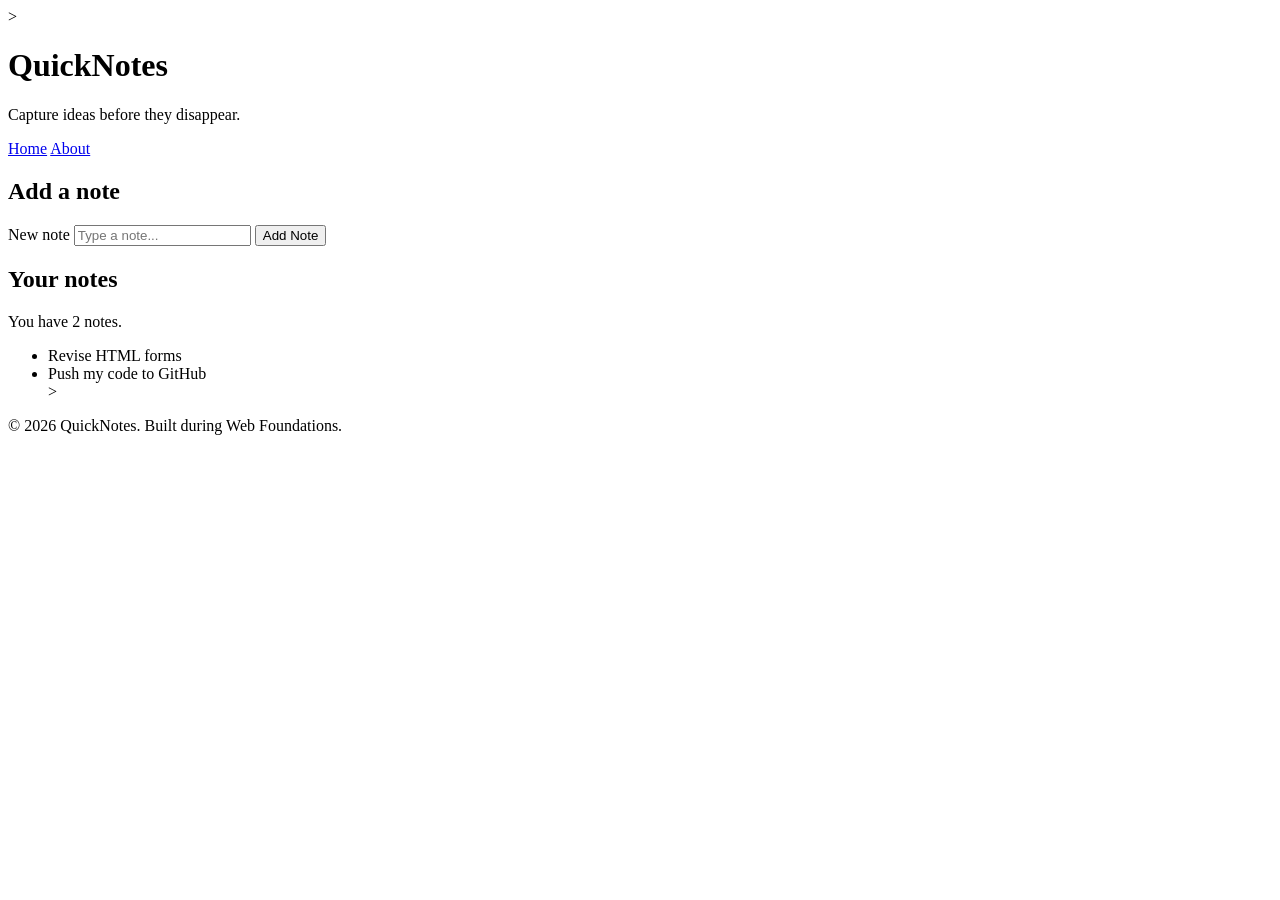
<file: day 1/index.html>
<!DOCTYPE html>
<html lang="en">
  <head<link rel="stylesheet" href="style.css" />>
    <meta charset="UTF-8" />
    <meta name="viewport" content="width=device-width, initial-scale=1.0" />
    <title>QuickNotes</title>
  </head>
  <body>
    <header>
      <h1>QuickNotes</h1>
      <p>Capture ideas before they disappear.</p>
      <nav>
        <a href="index.html">Home</a>
        <a href="about.html">About</a>
      </nav>
    </header>

    <main>
      <section>
        <h2>Add a note</h2>
        <form id="note-form">
          <label for="note-input">New note</label>
          <input
            type="text"
            id="note-input"
            name="note"
            placeholder="Type a note..."
            required
          />
          <button type="submit">Add Note</button>
        </form>
      </section>

      <section>
        <h2>Your notes</h2>
        <p id="note-count">You have 2 notes.</p>
        <ul id="notes-list">
          <li>Revise HTML forms</li>
          <li>Push my code to GitHub</li>
        <ul class="features"></ul> >
      </section>
    </main>

    <footer>
      <p>&copy; 2026 QuickNotes. Built during Web Foundations.</p>
    </footer>
  </body>
</html>
</file>
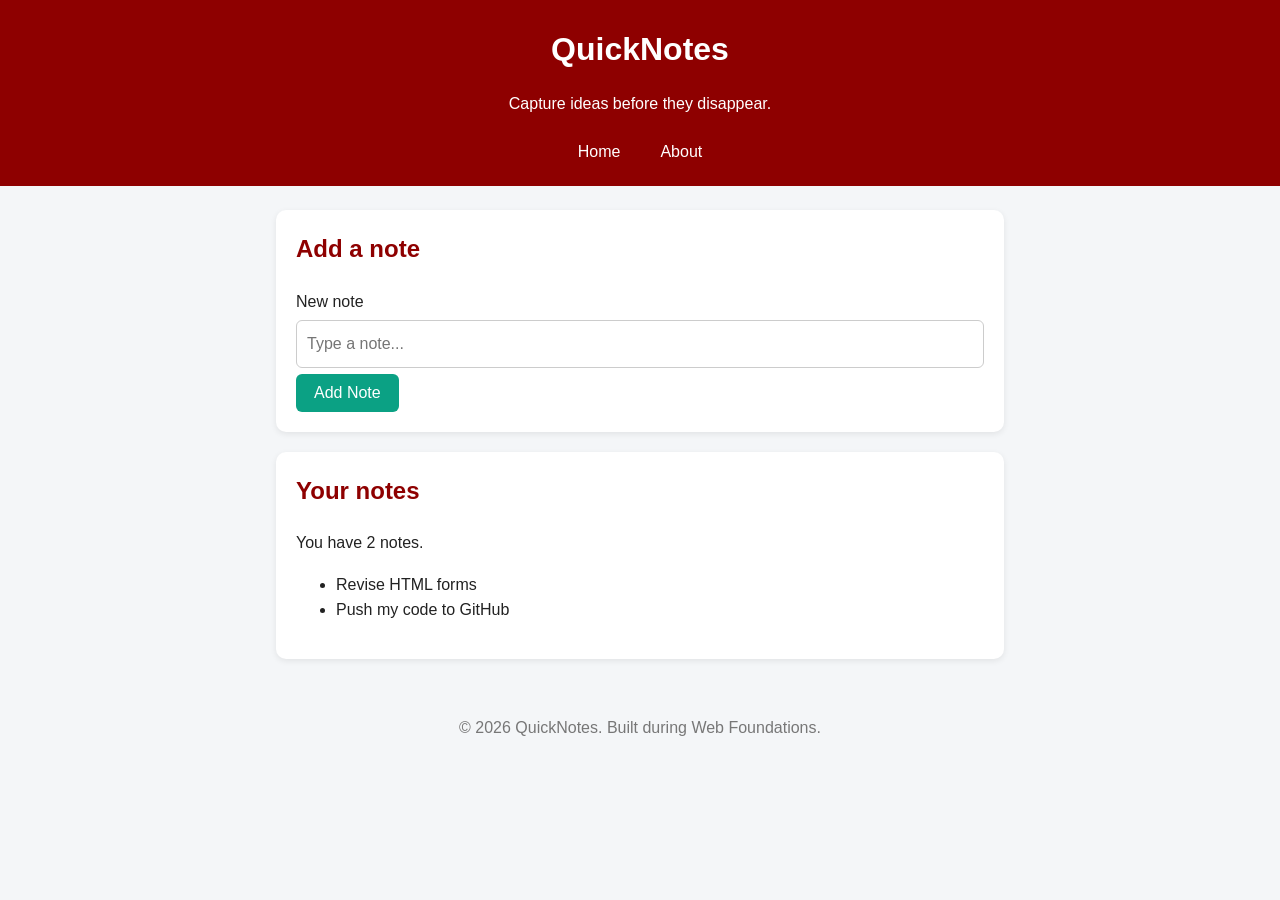
<file: day2/index.html>
<!DOCTYPE html>
<html lang="en">
  <head>
    <meta charset="UTF-8" />
    <meta name="viewport" content="width=device-width, initial-scale=1.0" />
    <title>QuickNotes</title>
    <link rel="stylesheet" href="style.css" />
  </head>
  <body>
    <header>
      <h1>QuickNotes</h1>
      <p>Capture ideas before they disappear.</p>
      <nav>
        <a href="index.html">Home</a>
        <a href="about.html">About</a>
      </nav>
    </header>

    <main>
      <section>
        <h2>Add a note</h2>
        <form id="note-form">
          <label for="note-input">New note</label>
          <input
            type="text"
            id="note-input"
            name="note"
            placeholder="Type a note..."
            required
          />
          <button type="submit">Add Note</button>
        </form>
      </section>

      <section>
        <h2>Your notes</h2>
        <p id="note-count">You have 2 notes.</p>
        <ul id="notes-list">
          <li>Revise HTML forms</li>
          <li>Push my code to GitHub</li>
        </ul>
      </section>
    </main>

    <footer>
      <p>&copy; 2026 QuickNotes. Built during Web Foundations.</p>
    </footer>
  </body>
</html>
</file>
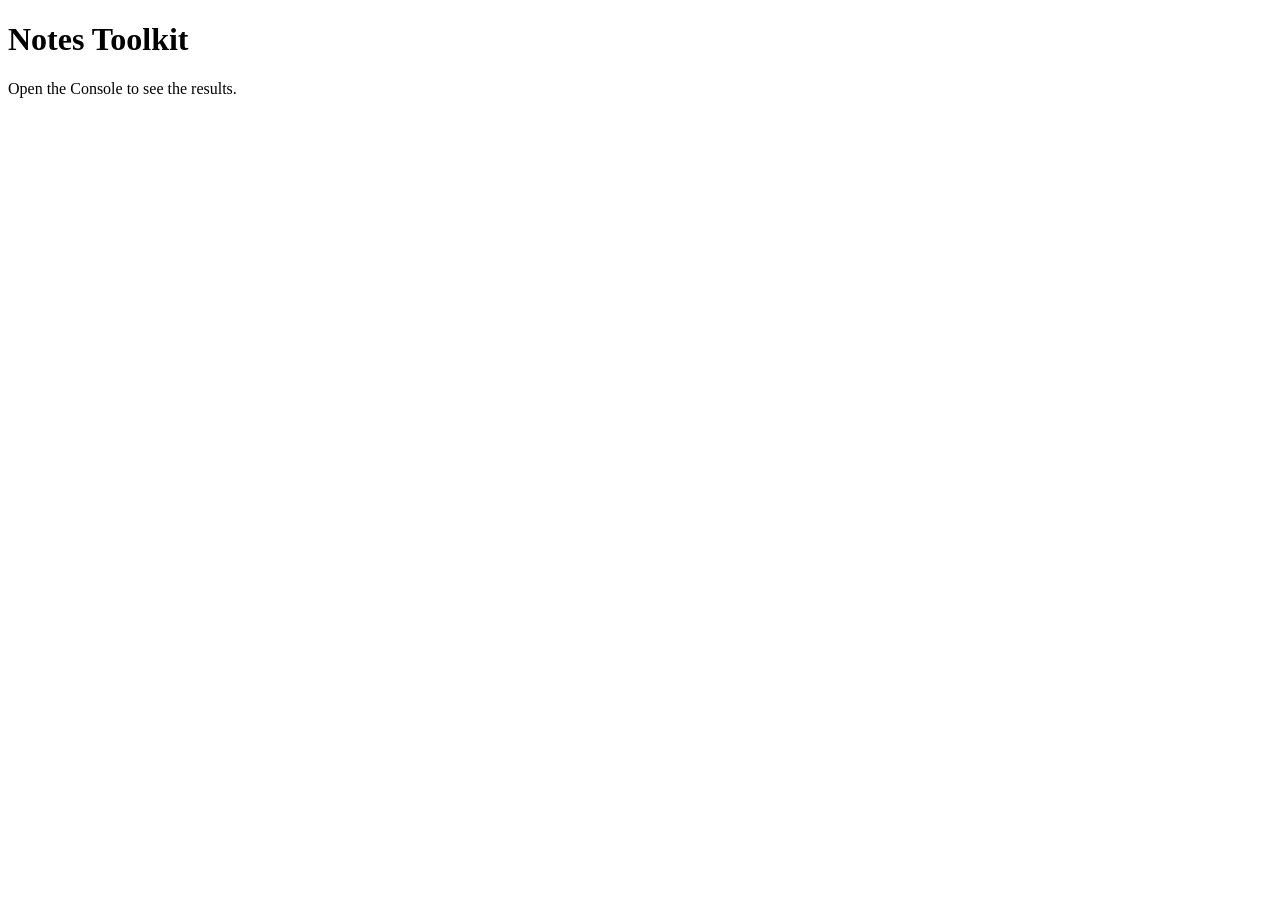
<file: day3/index.html>
<!DOCTYPE html>
<html lang="en">
<head>
  <meta charset="UTF-8" />
  <meta name="viewport" content="width=device-width, initial-scale=1.0" />
  <title>Notes Toolkit</title>
  <script src="script.js" defer></script>
</head>
<body>
  <h1>Notes Toolkit</h1>
  <p>Open the Console to see the results.</p>
</body>
</html>
</file>
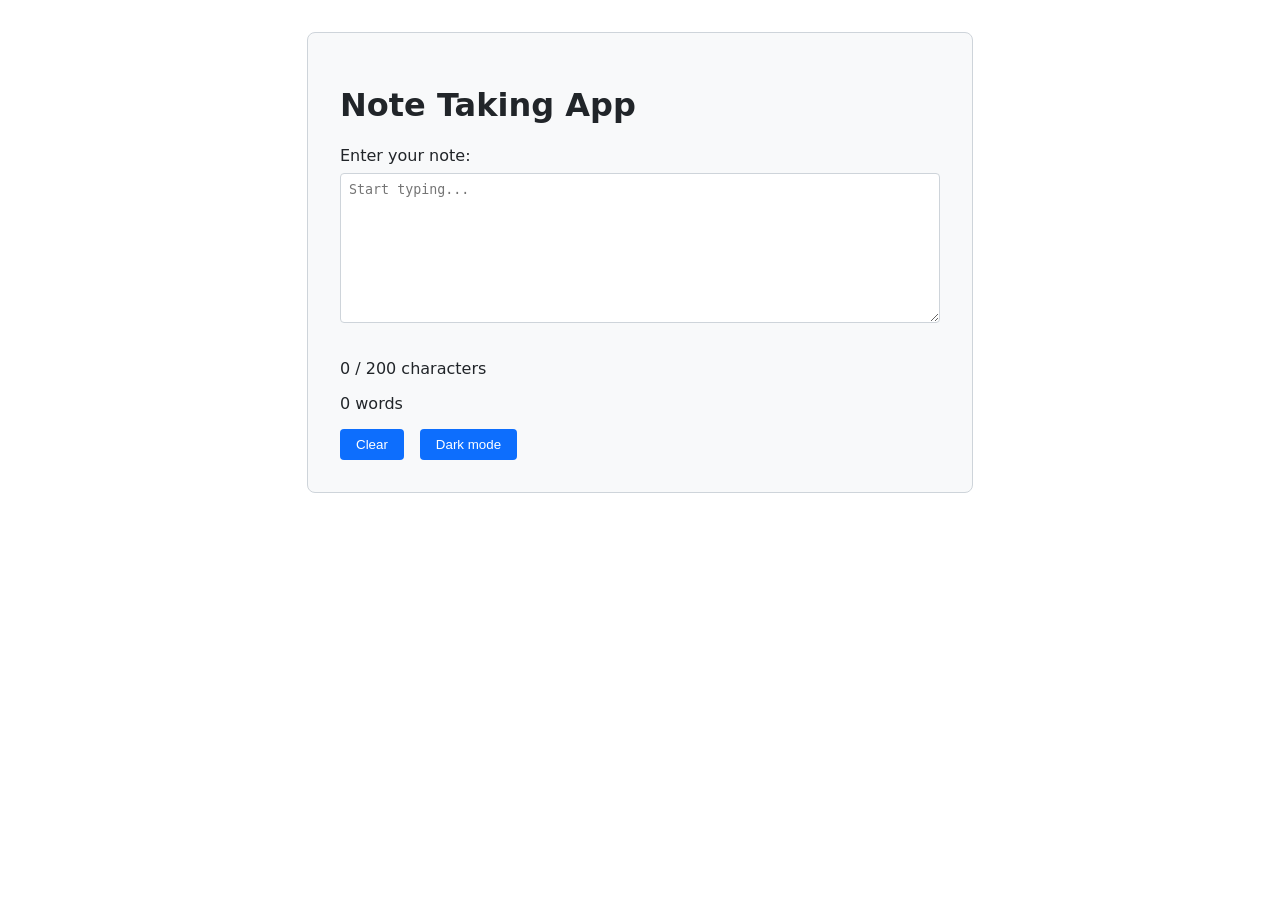
<file: day4/index.html>
<!DOCTYPE html>
<html lang="en">
<head>
  <meta charset="UTF-8">
  <meta name="viewport" content="width=device-width, initial-scale=1.0">
  <title>Day 4 - Note App</title>
  <link rel="stylesheet" href="style.css">
  <script src="script.js" defer></script>
</head>
<body>
  <main class="container">
    <h1>Note Taking App</h1>

    <label for="note-text">Enter your note:</label>
    <textarea id="note-text" placeholder="Start typing..."></textarea>

    <p id="char-count">0 / 200 characters</p>
    <p id="word-count">0 words</p>

    <div class="actions">
      <button id="clear-btn">Clear</button>
      <button id="theme-toggle">Dark mode</button>
    </div>
  </main>
</body>
</html>
</file>
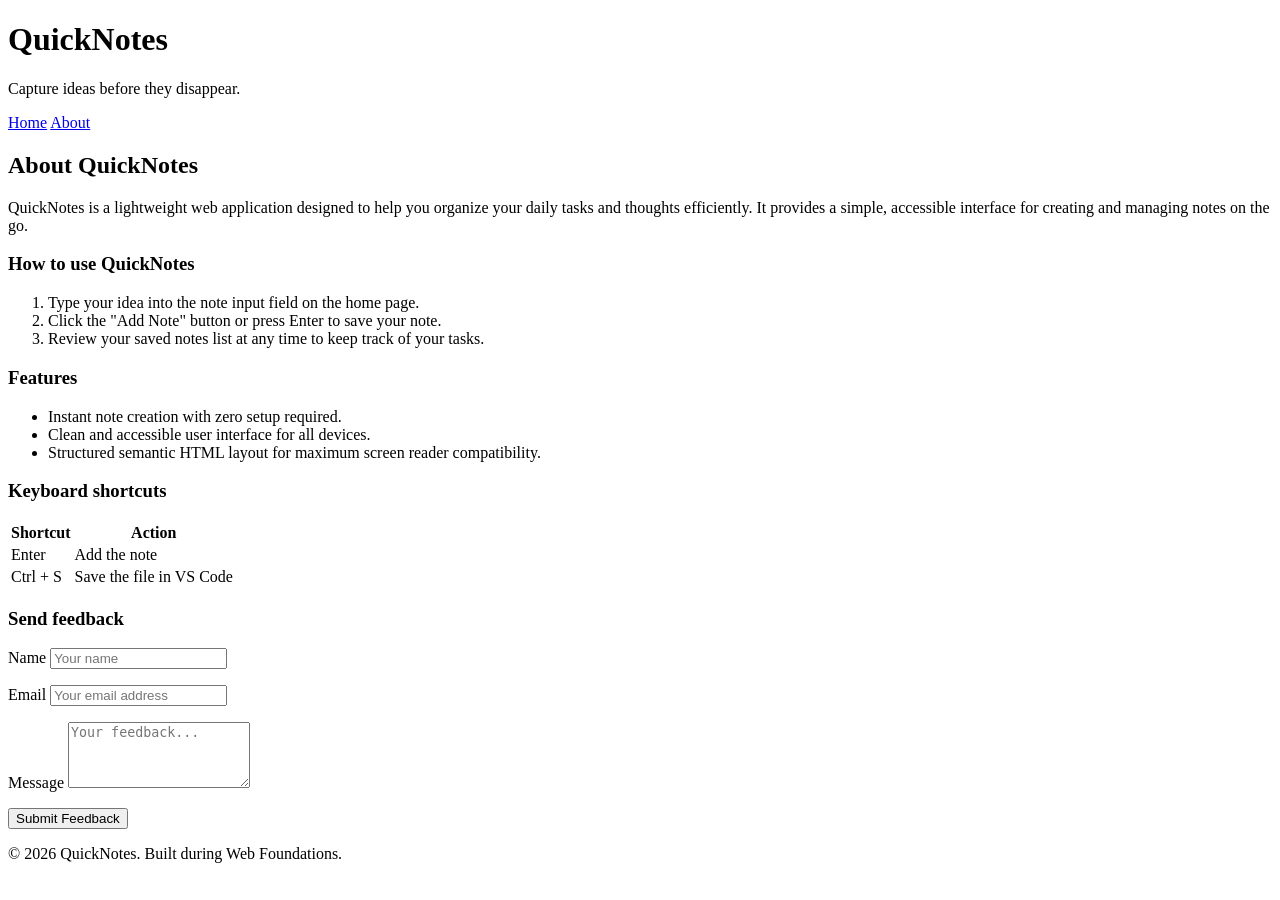
<file: day 1/about.html>
<!DOCTYPE html>
<html lang="en">
  <head>
    <meta charset="UTF-8" />
    <meta name="viewport" content="width=device-width, initial-scale=1.0" />
    <title>About - QuickNotes</title>
  </head>
  <body>
    <header>
      <h1>QuickNotes</h1>
      <p>Capture ideas before they disappear.</p>
      <nav>
        <a href="index.html">Home</a>
        <a href="about.html">About</a>
      </nav>
    </header>

    <main>
      <h2>About QuickNotes</h2>
      <p>
        QuickNotes is a lightweight web application designed to help you organize your daily tasks and thoughts efficiently. It provides a simple, accessible interface for creating and managing notes on the go.
      </p>

      <section>
        <h3>How to use QuickNotes</h3>
        <ol>
          <li>Type your idea into the note input field on the home page.</li>
          <li>Click the "Add Note" button or press Enter to save your note.</li>
          <li>Review your saved notes list at any time to keep track of your tasks.</li>
        </ol>
      </section>

      <section>
        <h3>Features</h3>
        <ul>
          <li>Instant note creation with zero setup required.</li>
          <li>Clean and accessible user interface for all devices.</li>
          <li>Structured semantic HTML layout for maximum screen reader compatibility.</li>
        </ul>
      </section>

      <section>
        <h3>Keyboard shortcuts</h3>
        <table>
          <thead>
            <tr>
              <th>Shortcut</th>
              <th>Action</th>
            </tr>
          </thead>
          <tbody>
            <tr>
              <td>Enter</td>
              <td>Add the note</td>
            </tr>
            <tr>
              <td>Ctrl + S</td>
              <td>Save the file in VS Code</td>
            </tr>
          </tbody>
        </table>
      </section>

      <section>
        <h3>Send feedback</h3>
        <form id="feedback-form">
          <p>
            <label for="user-name">Name</label>
            <input type="text" id="user-name" name="name" placeholder="Your name" required />
          </p>
          <p>
            <label for="user-email">Email</label>
            <input type="email" id="user-email" name="email" placeholder="Your email address" required />
          </p>
          <p>
            <label for="user-message">Message</label>
            <textarea id="user-message" name="message" rows="4" placeholder="Your feedback..." required></textarea>
          </p>
          <button type="submit">Submit Feedback</button>
        </form>
      </section>
    </main>

    <footer>
      <p>&copy; 2026 QuickNotes. Built during Web Foundations.</p>
    </footer>
  </body>
</html>
</file>
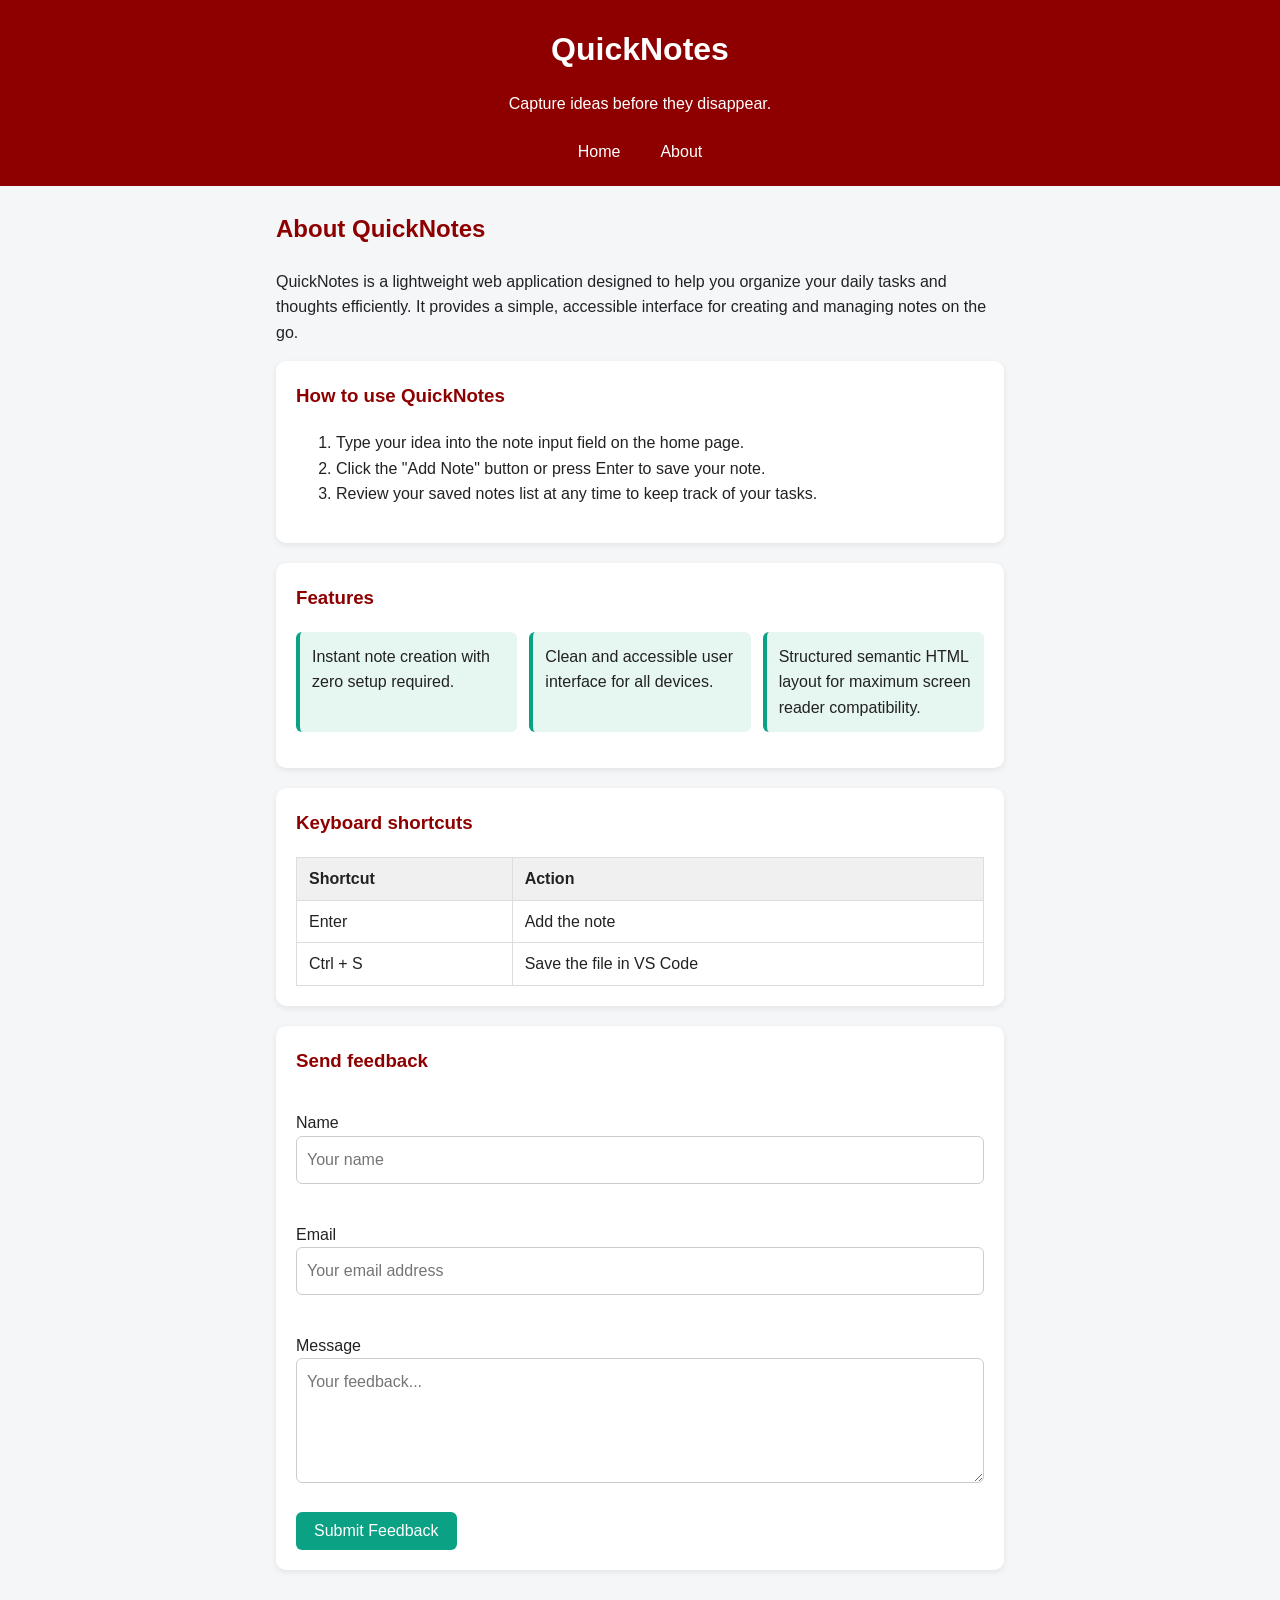
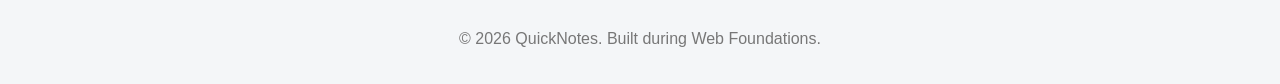
<file: day2/about.html>
<!DOCTYPE html>
<html lang="en">
  <head>
    <meta charset="UTF-8" />
    <meta name="viewport" content="width=device-width, initial-scale=1.0" />
    <title>About - QuickNotes</title>
    <link rel="stylesheet" href="style.css" />
  </head>
  <body>
    <header>
      <h1>QuickNotes</h1>
      <p>Capture ideas before they disappear.</p>
      <nav>
        <a href="index.html">Home</a>
        <a href="about.html">About</a>
      </nav>
    </header>

    <main>
      <h2>About QuickNotes</h2>
      <p>
        QuickNotes is a lightweight web application designed to help you organize your daily tasks and thoughts efficiently. It provides a simple, accessible interface for creating and managing notes on the go.
      </p>

      <section>
        <h3>How to use QuickNotes</h3>
        <ol>
          <li>Type your idea into the note input field on the home page.</li>
          <li>Click the "Add Note" button or press Enter to save your note.</li>
          <li>Review your saved notes list at any time to keep track of your tasks.</li>
        </ol>
      </section>

      <section>
        <h3>Features</h3>
        <ul class="features">
          <li>Instant note creation with zero setup required.</li>
          <li>Clean and accessible user interface for all devices.</li>
          <li>Structured semantic HTML layout for maximum screen reader compatibility.</li>
        </ul>
      </section>

      <section>
        <h3>Keyboard shortcuts</h3>
        <table>
          <thead>
            <tr>
              <th>Shortcut</th>
              <th>Action</th>
            </tr>
          </thead>
          <tbody>
            <tr>
              <td>Enter</td>
              <td>Add the note</td>
            </tr>
            <tr>
              <td>Ctrl + S</td>
              <td>Save the file in VS Code</td>
            </tr>
          </tbody>
        </table>
      </section>

      <section>
        <h3>Send feedback</h3>
        <form id="feedback-form">
          <p>
            <label for="user-name">Name</label>
            <input type="text" id="user-name" name="name" placeholder="Your name" required />
          </p>
          <p>
            <label for="user-email">Email</label>
            <input type="email" id="user-email" name="email" placeholder="Your email address" required />
          </p>
          <p>
            <label for="user-message">Message</label>
            <textarea id="user-message" name="message" rows="4" placeholder="Your feedback..." required></textarea>
          </p>
          <button type="submit">Submit Feedback</button>
        </form>
      </section>
    </main>

    <footer>
      <p>&copy; 2026 QuickNotes. Built during Web Foundations.</p>
    </footer>
  </body>
</html>
</file>
<file: day2/style.css>
/* 1. Reset and base styles */
*,
*::before,
*::after {
  box-sizing: border-box;
}

body {
  margin: 0;
  font-family: "Segoe UI", Arial, sans-serif;
  background-color: #f4f6f8;
  color: #222;
  line-height: 1.6;
}

/* 2. Header */
header {
  background-color: #8e0000;
  color: white;
  text-align: center;
  padding: 24px 16px 16px;
}

header h1 {
  margin: 0;
}

/* 3. Navigation with Flexbox */
nav {
  display: flex;
  justify-content: center;
  gap: 16px;
  margin-top: 12px;
}

nav a {
  color: white;
  text-decoration: none;
  padding: 6px 12px;
  border-radius: 6px;
  transition: background-color 0.2s ease;
}

nav a:hover {
  background-color: rgba(255, 255, 255, 0.2);
}

/* 4. Main content and section cards */
main {
  max-width: 760px;
  margin: 24px auto;
  padding: 0 16px;
}

section {
  background: white;
  padding: 20px;
  border-radius: 10px;
  margin-bottom: 20px;
  box-shadow: 0 2px 6px rgba(0, 0, 0, 0.08);
}

h2,
h3 {
  color: #8e0000;
  margin-top: 0;
}

/* 5. Features as a responsive grid of cards */
.features {
  list-style: none;
  padding: 0;
  display: grid;
  grid-template-columns: repeat(auto-fit, minmax(180px, 1fr));
  gap: 12px;
}

.features li {
  background-color: #e6f6f1;
  border-left: 4px solid #0ba184;
  padding: 12px;
  border-radius: 6px;
}

/* 6. Shortcuts table */
table {
  width: 100%;
  border-collapse: collapse; /* merge double borders into one */
}

th,
td {
  border: 1px solid #ddd;
  padding: 8px 12px;
  text-align: left;
}

th {
  background-color: #f0f0f0;
}

/* 7. Forms */
form {
  display: flex;
  flex-direction: column;
  gap: 6px;
}

input,
textarea {
  width: 100%;
  padding: 10px;
  border: 1px solid #ccc;
  border-radius: 6px;
  font: inherit; /* use the page font instead of the browser default */
}

input:focus,
textarea:focus {
  outline: 2px solid #0ba184;
  border-color: #0ba184;
}

button {
  align-self: flex-start;
  background-color: #0ba184;
  color: white;
  border: none;
  padding: 10px 18px;
  border-radius: 6px;
  font-size: 1rem;
  cursor: pointer;
  transition: background-color 0.2s ease, transform 0.2s ease;
}

button:hover {
  background-color: #088a70;
  transform: translateY(-2px);
}

/* 8. Footer */
footer {
  text-align: center;
  color: #777;
  padding: 16px;
}

/* 9. Small screens */
@media (max-width: 600px) {
  header {
    padding: 16px 12px 12px;
  }

  header h1 {
    font-size: 1.6rem;
  }

  section {
    padding: 16px;
  }
}
</file>
<file: day4/style.css>
:root {
  --bg-color: #ffffff;
  --text-color: #212529;
  --card-bg: #f8f9fa;
  --border-color: #ced4da;
  --button-bg: #0d6efd;
  --button-text: #ffffff;
  --warning-color: #fd7e14;
  --over-color: #dc3545;
}

body.dark {
  --bg-color: #121212;
  --text-color: #f8f9fa;
  --card-bg: #1e1e1e;
  --border-color: #495057;
  --button-bg: #0d6efd;
  --button-text: #ffffff;
}

body {
  background-color: var(--bg-color);
  color: var(--text-color);
  font-family: system-ui, -apple-system, sans-serif;
  margin: 0;
  padding: 2rem;
  display: flex;
  justify-content: center;
}

.container {
  background-color: var(--card-bg);
  padding: 2rem;
  border-radius: 8px;
  border: 1px solid var(--border-color);
  width: 100%;
  max-width: 600px;
}

textarea {
  width: 100%;
  height: 150px;
  margin-top: 0.5rem;
  margin-bottom: 1rem;
  padding: 0.5rem;
  border: 1px solid var(--border-color);
  border-radius: 4px;
  background-color: var(--bg-color);
  color: var(--text-color);
  box-sizing: border-box;
  resize: vertical;
}

.warning {
  color: var(--warning-color);
}

.over {
  color: var(--over-color);
  font-weight: bold;
}

.actions {
  display: flex;
  gap: 1rem;
  margin-top: 1rem;
}

button {
  padding: 0.5rem 1rem;
  background-color: var(--button-bg);
  color: var(--button-text);
  border: none;
  border-radius: 4px;
  cursor: pointer;
}

button:hover {
  opacity: 0.9;
}
</file>
